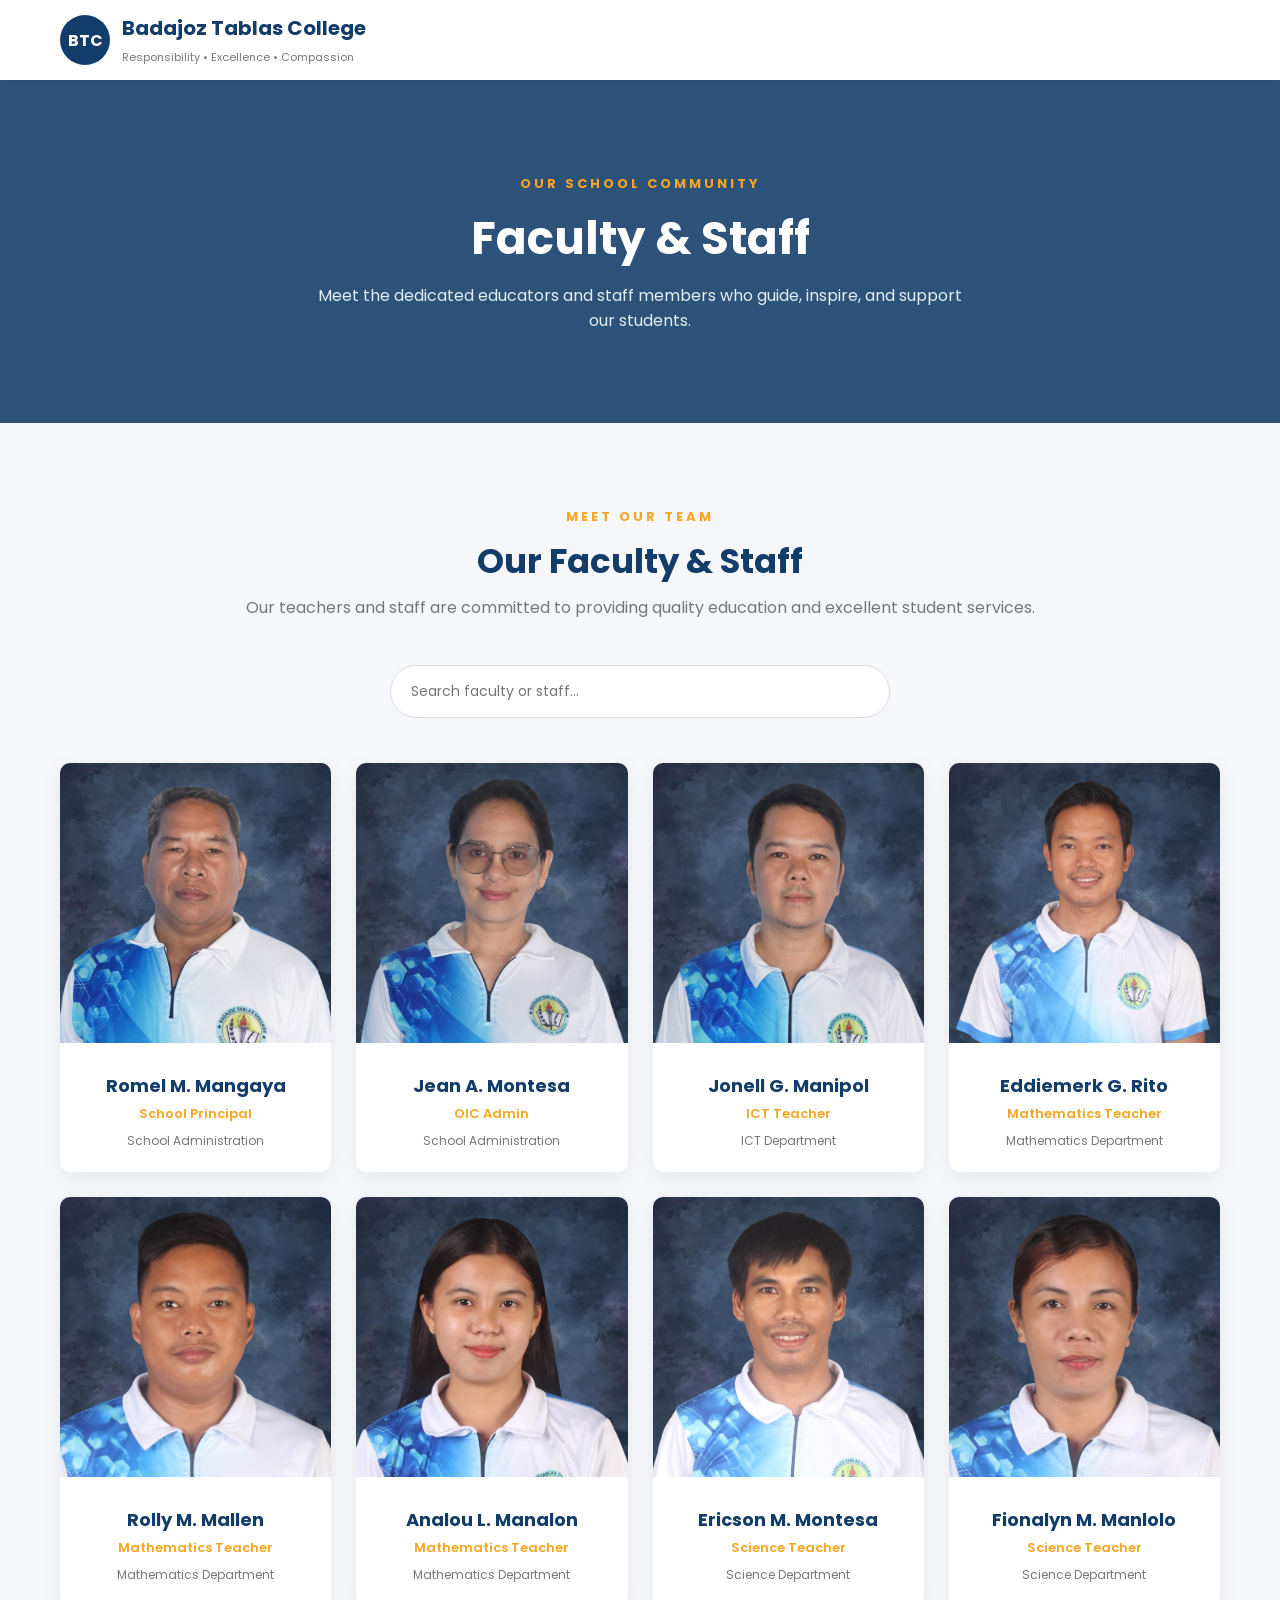
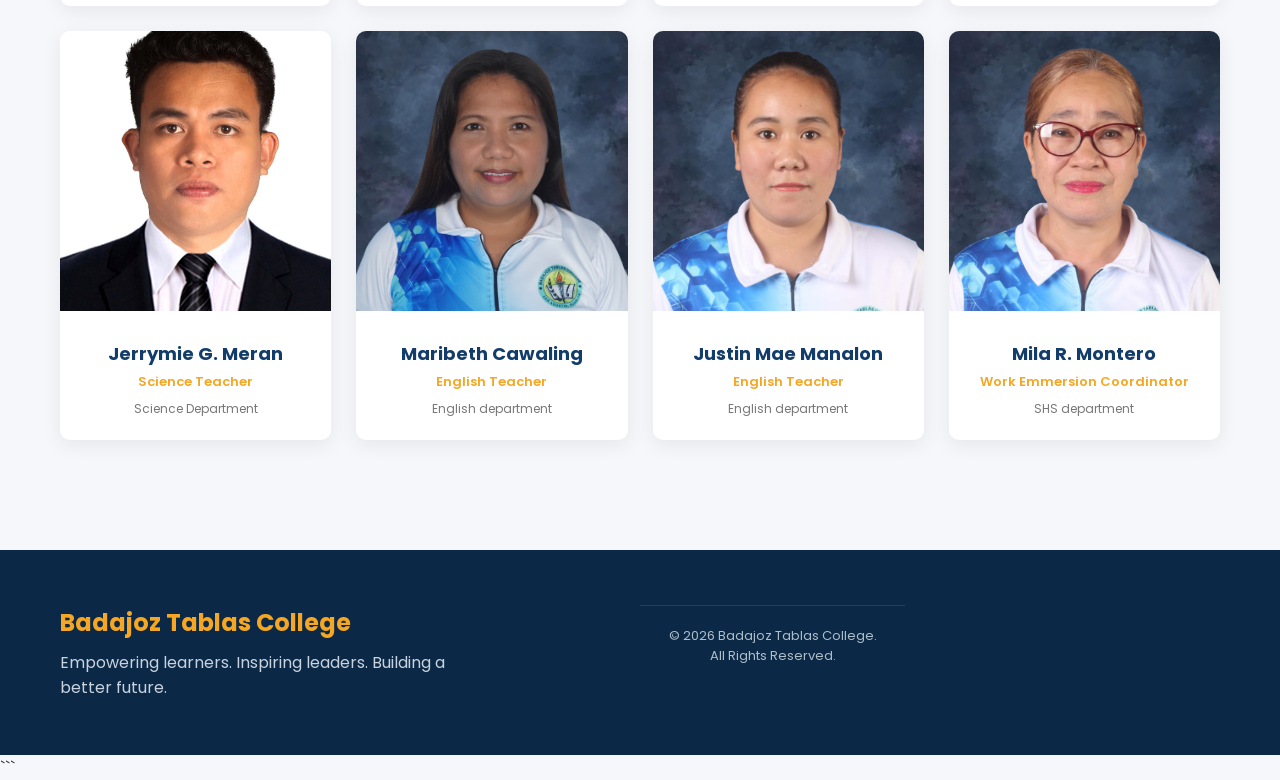
<file: faculty.html>
<!DOCTYPE html>
<html lang="en">
<head>
    <meta charset="UTF-8">
    <meta name="viewport" content="width=device-width, initial-scale=1.0">

    <title>Faculty & Staff | Badajoz Tablas College</title>

    <!-- Google Font -->
    <link href="https://fonts.googleapis.com/css2?family=Poppins:wght@300;400;500;600;700&display=swap" rel="stylesheet">

    <style>

        * {
            margin: 0;
            padding: 0;
            box-sizing: border-box;
        }

        html {
            scroll-behavior: smooth;
        }

        body {
            font-family: "Poppins", sans-serif;
            background: #f5f7fa;
            color: #333;
        }

        /* ================= HEADER ================= */

        header {
            background: #ffffff;
            box-shadow: 0 2px 15px rgba(0,0,0,0.08);
            position: sticky;
            top: 0;
            z-index: 1000;
        }

        .navbar {
            max-width: 1200px;
            margin: auto;
            min-height: 80px;
            padding: 0 20px;

            display: flex;
            align-items: center;
            justify-content: space-between;
        }

        .logo {
            display: flex;
            align-items: center;
            gap: 12px;
        }

        .logo-circle {
            width: 50px;
            height: 50px;
            border-radius: 50%;

            background: #123c69;
            color: white;

            display: flex;
            align-items: center;
            justify-content: center;

            font-weight: 700;
        }

        .logo h2 {
            color: #123c69;
            font-size: 20px;
        }

        .logo small {
            color: #777;
            font-size: 11px;
        }

        .nav-links {
            display: flex;
            list-style: none;
            gap: 25px;
        }

        .nav-links a {
            color: #333;
            text-decoration: none;
            font-size: 14px;
            font-weight: 500;
            transition: 0.3s;
        }

        .nav-links a:hover,
        .nav-links .active {
            color: #f5a623;
        }

        /* ================= PAGE HEADER ================= */

        .page-header {
            background:
                linear-gradient(
                    rgba(18, 60, 105, 0.88),
                    rgba(18, 60, 105, 0.88)
                ),
                url("https://images.unsplash.com/photo-1523050854058-8df90110c9f1?auto=format&fit=crop&w=1800&q=80");

            background-size: cover;
            background-position: center;

            padding: 90px 20px;
            text-align: center;
            color: white;
        }

        .page-header span {
            color: #f5a623;
            font-size: 13px;
            font-weight: 700;
            letter-spacing: 3px;
        }

        .page-header h1 {
            font-size: 45px;
            margin: 10px 0;
        }

        .page-header p {
            max-width: 650px;
            margin: auto;
            color: #e4edf5;
        }

        /* ================= CONTENT ================= */

        .faculty-section {
            max-width: 1200px;
            margin: auto;
            padding: 80px 20px;
        }

        .section-title {
            text-align: center;
            margin-bottom: 45px;
        }

        .section-title span {
            color: #f5a623;
            font-size: 13px;
            font-weight: 700;
            letter-spacing: 3px;
        }

        .section-title h2 {
            color: #123c69;
            font-size: 34px;
            margin: 8px 0;
        }

        .section-title p {
            color: #777;
        }

        /* ================= FACULTY GRID ================= */

        .faculty-grid {
            display: grid;
            grid-template-columns: repeat(4, 1fr);
            gap: 25px;
        }

        .faculty-card {
            background: white;
            border-radius: 10px;
            overflow: hidden;

            box-shadow: 0 5px 20px rgba(0,0,0,0.07);

            transition: 0.3s;
        }

        .faculty-card:hover {
            transform: translateY(-8px);
            box-shadow: 0 12px 30px rgba(0,0,0,0.12);
        }

        .faculty-photo {
            width: 100%;
            height: 280px;
            object-fit: cover;
        }

        .faculty-info {
            padding: 22px;
            text-align: center;
        }

        .faculty-info h3 {
            color: #123c69;
            font-size: 18px;
            margin-bottom: 5px;
        }

        .position {
            color: #f5a623;
            font-size: 13px;
            font-weight: 600;
            margin-bottom: 8px;
        }

        .department {
            color: #777;
            font-size: 12px;
        }

        /* ================= SEARCH ================= */

        .search-box {
            max-width: 500px;
            margin: 0 auto 45px;
            position: relative;
        }

        .search-box input {
            width: 100%;
            padding: 15px 20px;

            border: 1px solid #ddd;
            border-radius: 30px;

            outline: none;
            font-family: inherit;
            font-size: 14px;
        }

        .search-box input:focus {
            border-color: #123c69;
        }

        /* ================= FOOTER ================= */

        footer {
            background: #0b2946;
            color: white;
            margin-top: 30px;
        }

        .footer-container {
            max-width: 1200px;
            margin: auto;
            padding: 55px 20px;

            display: grid;
            grid-template-columns: 2fr 1fr 1fr;
            gap: 50px;
        }

        .footer-about h2 {
            color: #f5a623;
            margin-bottom: 10px;
        }

        .footer-about p {
            color: #c8d3df;
            max-width: 400px;
        }

        .footer-links h3,
        .footer-social h3 {
            margin-bottom: 15px;
        }

        .footer-links a,
        .footer-social a {
            display: block;
            color: #c8d3df;
            text-decoration: none;
            margin-bottom: 8px;
            font-size: 14px;
        }

        .footer-links a:hover,
        .footer-social a:hover {
            color: #f5a623;
        }

        .copyright {
            border-top: 1px solid rgba(255,255,255,0.1);
            padding: 20px;
            text-align: center;
            color: #aebdca;
            font-size: 13px;
        }

        /* ================= RESPONSIVE ================= */

        @media (max-width: 1000px) {

            .faculty-grid {
                grid-template-columns: repeat(3, 1fr);
            }

        }

        @media (max-width: 750px) {

            .nav-links {
                display: none;
            }

            .faculty-grid {
                grid-template-columns: repeat(2, 1fr);
            }

            .footer-container {
                grid-template-columns: 1fr 1fr;
            }

        }

        @media (max-width: 500px) {

            .page-header {
                padding: 65px 20px;
            }

            .page-header h1 {
                font-size: 34px;
            }

            .faculty-section {
                padding: 60px 15px;
            }

            .faculty-grid {
                grid-template-columns: 1fr;
            }

            .faculty-photo {
                height: 320px;
            }

            .footer-container {
                grid-template-columns: 1fr;
            }

        }

    </style>
</head>

<body>


<!-- ================= HEADER ================= -->

<header>

    <nav class="navbar">

        <div class="logo">

            <div class="logo-circle">
                BTC
            </div>

            <div>
                <h2>Badajoz Tablas College</h2>
                <small>Responsibility • Excellence • Compassion</small>
            </div>

        </div>


        



</header>


<!-- ================= PAGE HEADER ================= -->

<section class="page-header">

    <span>OUR SCHOOL COMMUNITY</span>

    <h1>Faculty & Staff</h1>

    <p>
        Meet the dedicated educators and staff members who
        guide, inspire, and support our students.
    </p>

</section>


<!-- ================= FACULTY ================= -->

<section class="faculty-section">

    <div class="section-title">

        <span>MEET OUR TEAM</span>

        <h2>Our Faculty & Staff</h2>

        <p>
            Our teachers and staff are committed to providing
            quality education and excellent student services.
        </p>

    </div>


    <!-- SEARCH -->

    <div class="search-box">

        <input
            type="text"
            id="facultySearch"
            placeholder="Search faculty or staff..."
            onkeyup="searchFaculty()"
        >

    </div>


    <!-- FACULTY GRID -->

    <div class="faculty-grid" id="facultyGrid">


        <!-- 1 -->

        <div class="faculty-card">

            <img
                class="faculty-photo"
                src="romel.jpg"
                alt="Romel M. Mangaya"
            >

            <div class="faculty-info">

                <h3>Romel M. Mangaya</h3>

                <div class="position">
                    School Principal
                </div>

                <div class="department">
                    School Administration
                </div>

            </div>

        </div>


        <!-- 2 -->

        <div class="faculty-card">

            <img
                class="faculty-photo"
                src="jean.jpg"
                alt="Jean A. Montesa"
            >

            <div class="faculty-info">

                <h3>Jean A. Montesa</h3>

                <div class="position">
                    OIC Admin
                </div>

                <div class="department">
                    School Administration
                </div>

            </div>

        </div>


        <!-- 3 -->

        <div class="faculty-card">

            <img
                class="faculty-photo"
                src="jonell.jpg"
                alt="Jonell Manipol"
            >

            <div class="faculty-info">

                <h3>Jonell G. Manipol</h3>

                <div class="position">
                    ICT Teacher
                </div>

                <div class="department">
                    ICT Department
                </div>

            </div>

        </div>


        <!-- 4 -->

        <div class="faculty-card">

            <img
                class="faculty-photo"
                src="eddiemerk.jpg"
                alt="Eddiemerk G.Rito"
            >

            <div class="faculty-info">

                <h3>Eddiemerk G. Rito</h3>

                <div class="position">
                    Mathematics Teacher
                </div>

                <div class="department">
                    Mathematics Department
                </div>

            </div>

        </div>


        <!-- 5 -->

        <div class="faculty-card">

            <img
                class="faculty-photo"
                src="rolly.jpg"
                alt="Rolly M. Mallen"
            >

            <div class="faculty-info">

                <h3>Rolly M. Mallen</h3>

                <div class="position">
                    Mathematics Teacher
                </div>

                <div class="department">
                    Mathematics Department
                </div>

            </div>

        </div>


        <!-- 6 -->

        <div class="faculty-card">

            <img
                class="faculty-photo"
                src="analou.jpg"
                alt="Analou L. Manalon"
            >

            <div class="faculty-info">

                <h3>Analou L. Manalon</h3>

                <div class="position">
                    Mathematics Teacher
                </div>

                <div class="department">
                    Mathematics Department
                </div>

            </div>

        </div>


        <!-- 7 -->

        <div class="faculty-card">

            <img
                class="faculty-photo"
                src="ericson.jpg"
                alt="Ericson Montesa"
            >

            <div class="faculty-info">

                <h3>Ericson M. Montesa</h3>

                <div class="position">
                    Science Teacher
                </div>

                <div class="department">
                    Science Department
                </div>

            </div>

        </div>


        <!-- 8 -->

        <div class="faculty-card">

            <img
                class="faculty-photo"
                src="fionalyn.jpg"
                alt="Fionalyn M. Manlolo"
            >

            <div class="faculty-info">

                <h3>Fionalyn M. Manlolo</h3>

                <div class="position">
                    Science Teacher
                </div>

                <div class="department">
                    Science Department
                </div>

            </div>

        </div>


        <!-- 9 -->

        <div class="faculty-card">

            <img
                class="faculty-photo"
                src="jerrymie.jpeg"
                alt="Jerrymie Meran"
            >

            <div class="faculty-info">

                <h3>Jerrymie G. Meran</h3>

                <div class="position">
                    Science Teacher
                </div>

                <div class="department">
                    Science Department
                </div>

            </div>

        </div>


        <!-- 10 -->

        <div class="faculty-card">

            <img
                class="faculty-photo"
                src="beth.jpg"
                alt="Maribeth Cawaling"
            >

            <div class="faculty-info">

                <h3>Maribeth Cawaling</h3>

                <div class="position">
                    English Teacher
                </div>

                <div class="department">
                    English department
                </div>

            </div>

        </div>


        <!-- 11 -->

        <div class="faculty-card">

            <img
                class="faculty-photo"
                src="justine.jpg"
                alt="Justine Mae Manalon"
            >

            <div class="faculty-info">

                <h3>Justin Mae Manalon</h3>

                <div class="position">
                    English Teacher
                </div>

                <div class="department">
                    English department
                </div>

            </div>

        </div>


        <!-- 12 -->

        <div class="faculty-card">

            <img
                class="faculty-photo"
                src="mila.jpg"
                alt="Mila R. Montero"
            >

            <div class="faculty-info">

                <h3>Mila R. Montero</h3>

                <div class="position">
                    Work Emmersion Coordinator
                </div>

                <div class="department">
                    SHS department
                </div>

            </div>

        </div>


    </div>

</section>


<!-- ================= FOOTER ================= -->

<footer>

    <div class="footer-container">

        <div class="footer-about">

            <h2>Badajoz Tablas College</h2>

            <p>
                Empowering learners. Inspiring leaders.
                Building a better future.
            </p>

        </div>


        



    <div class="copyright">

        © 2026 Badajoz Tablas College.
        All Rights Reserved.

    </div>

</footer>


<!-- ================= SEARCH SCRIPT ================= -->

<script>

function searchFaculty() {

    let input =
        document.getElementById("facultySearch")
        .value
        .toLowerCase();

    let cards =
        document.querySelectorAll(".faculty-card");

    cards.forEach(function(card) {

        let text =
            card.innerText.toLowerCase();

        if (text.includes(input)) {

            card.style.display = "";

        } else {

            card.style.display = "none";

        }

    });

}

</script>

</body>
</html>
```
</file>
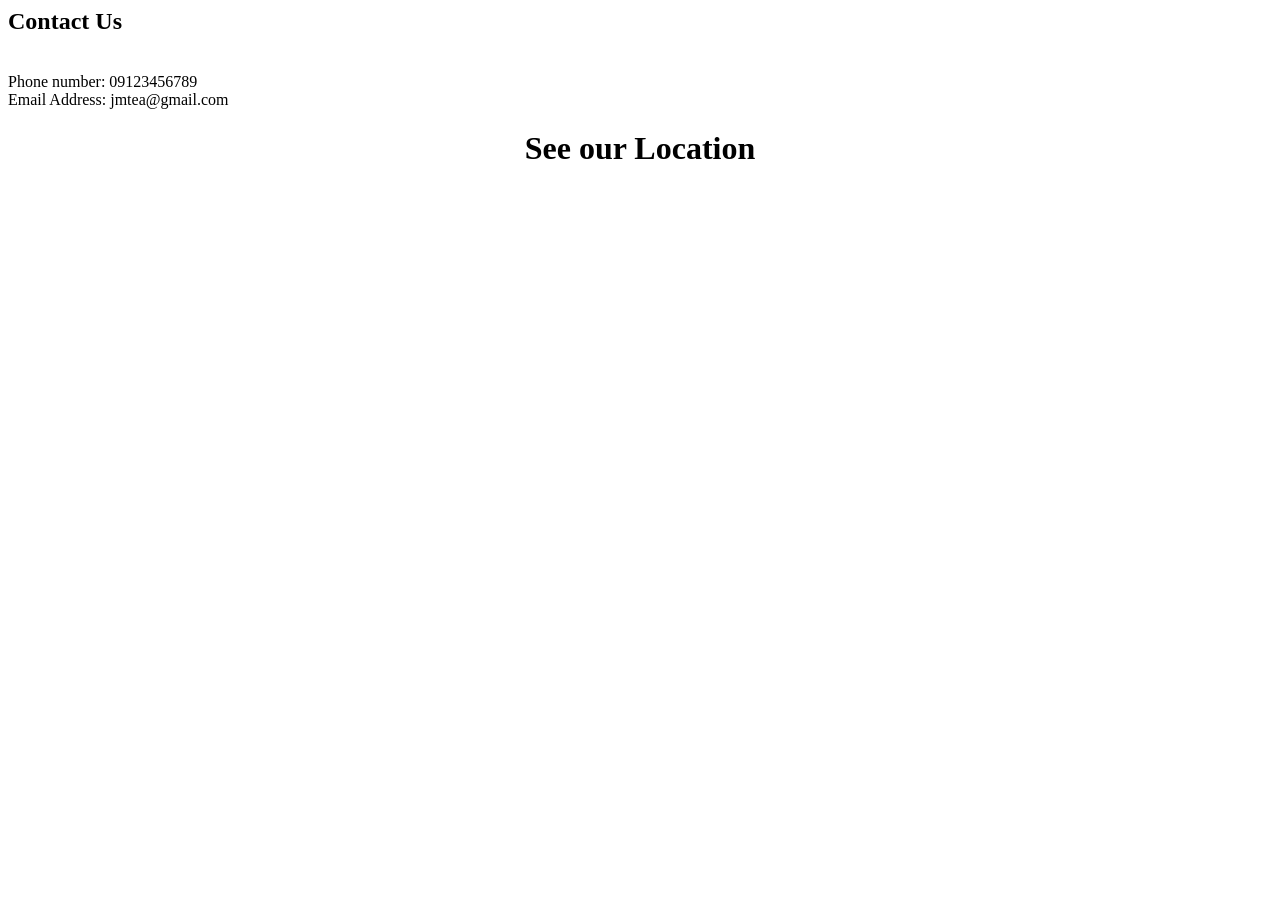
<file: location.html>
<html>
<head>
<title>Contact</title>
</head>
<body>
<h2>Contact Us</h2><br>
Phone number: 09123456789<br>
Email Address: jmtea@gmail.com<br>
<center>
<h1>See our Location</h1>
<iframe src="https://www.google.com/maps/embed?pb=!1m18!1m12!1m3!1d3894.2127854111295!2d122.12789117431252!3d12.56821642359537!2m3!1f0!2f0!3f0!3m2!1i1024!2i768!4f13.1!3m3!1m2!1s0x33a4922adef8f9b7%3A0xc517073fc6213a77!2sBadajoz%20Tablas%20College!5e0!3m2!1sen!2sph!4v1783993269630!5m2!1sen!2sph" width="1000" height="450" style="border:0;" allowfullscreen="" loading="lazy" referrerpolicy="strict-origin-when-cross-origin"></iframe>
</center>
</body>
</html>
</file>
